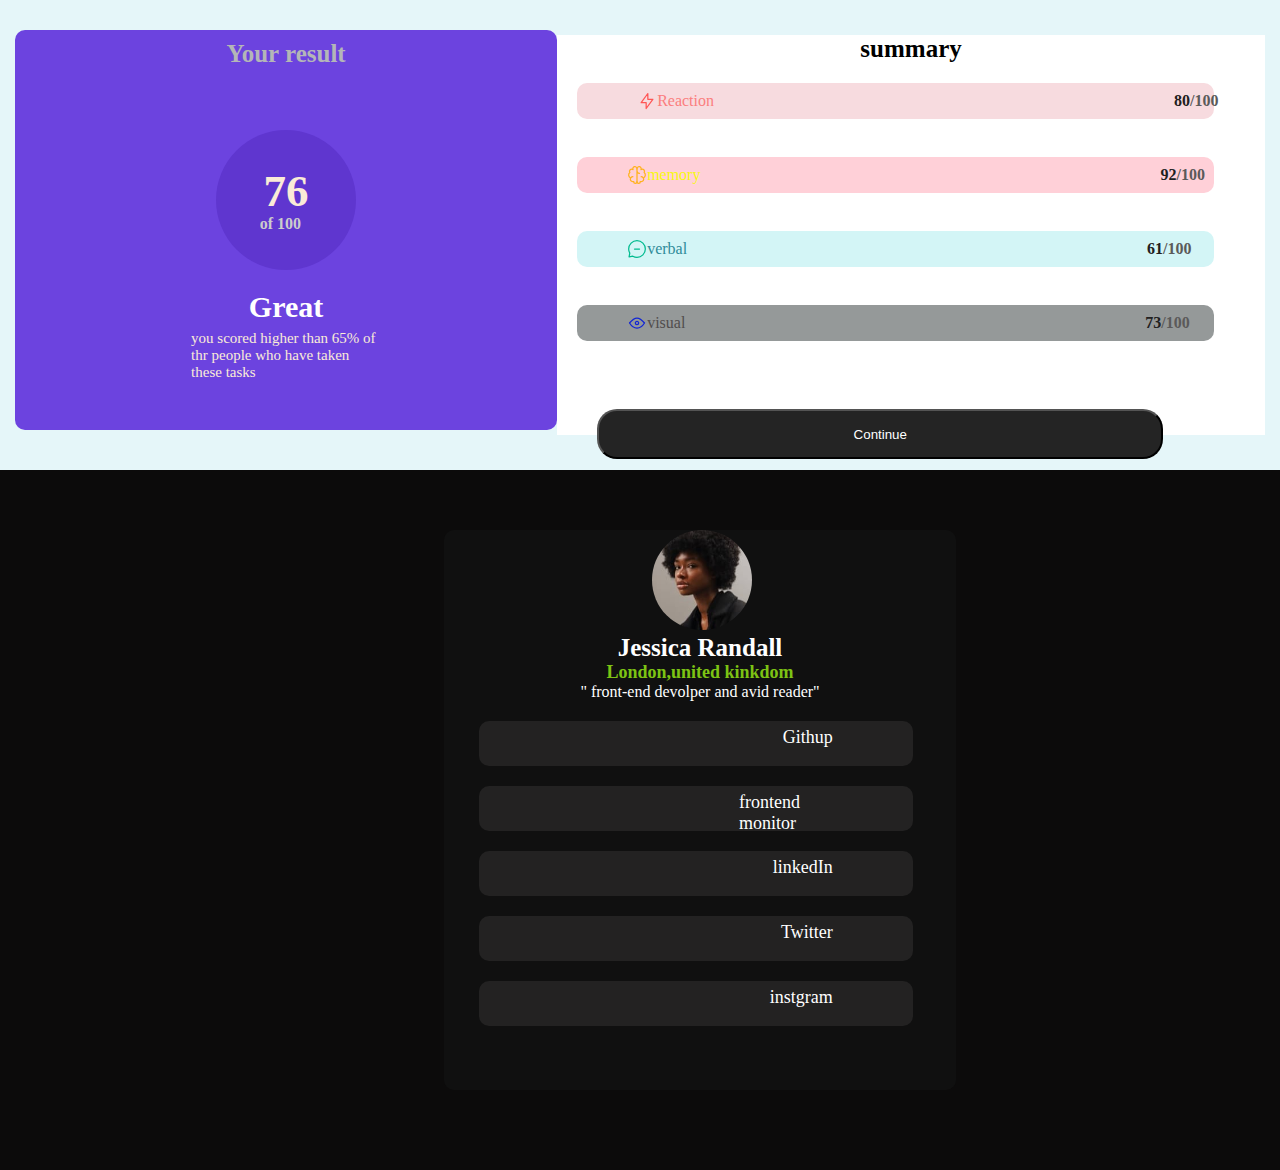
<file: Day 1/index.html>
<!DOCTYPE html>
<html lang="en">
<head>
    <meta charset="UTF-8">
    <meta name="viewport" content="width=device-width, initial-scale=1.0">
    <title>Document</title>
    <link rel="stylesheet" href="./style.css">
</head>
<body>
    <div class="result">
        <div class="container">
            <div class="child">
            <div class="your-result">
              <h3>Your result</h3>
                <div class="number">
                    <p>76</p>
                </div>
                <h2>Great</h2>
                <p>you scored higher than 65% of thr people who have taken these tasks</p>
            </div>
        
            <div class="summary">
                <h3>summary</h3>
                <div class="content">
                    <img src="./icon-reaction.svg" alt="icon">
                    <p>Reaction</p>
                    <span>80</span>
                </div> 
                
            <div class="content" > 
                   
                    <img src="./icon-memory.svg" alt="icon">
                    <p>memory</p>
                   
                    <span>92</span>
                </div> 
     <div class="content">
    
                    <img src="./icon-verbal.svg" alt="icon">
                    <p>verbal</p>
                    
                    <span>61</span>
                </div>  
                
             <div class="content">
                
                    <img src="./icon-visual.svg" alt="icon">
                    <p>visual</p>
                    
                    <span>73</span>
                </div> 
                <button class="continue" >Continue</button>
        </div>
        </div>
        </div>
    </div>
    <div class="info">
        <div class="container">
        <div class="image">
            <img src="./avatar-jessica.jpeg" alt="img">
        </div>
        <div class="text">
            <h2>Jessica Randall</h2>
            <h3>London,united kinkdom</h3>
            <p>" front-end devolper and avid reader"</p>
        </div>
        <ul>
            <li><a href="">Githup</a></li>
            <li><a href="">frontend monitor</a></li>
              <li><a href="">linkedIn</a></li>
              <li><a href="">Twitter</a></li>
              <li><a href="">instgram</a></li>


        </ul>
        </div>
    </div>
</body>
</html>
</file>
<file: Day 1/style.css>
*{
    box-sizing: border-box;
    margin: 0;
    padding: 0px;
    -webkit-box-sizing:border-box ;
    -moz-box-sizing: border-box;

}
ul{
    list-style: none;
}
html{
    scroll-behavior: smooth;
}
.container{
    margin-left: auto;
    margin-right: auto;
    padding: 0 15px;
}
.result{
    background-color: rgb(229, 246, 249);
    padding: 30px 0;
}

.result .container .child{
    display: flex;
    justify-content: center;
    align-items: center;
}
.result .container .your-result{
    background-color: rgb(108, 67, 223);
    padding: 10px 20px;
    flex-basis: 50%;
    width: 100%;
    height:400px;
    border-top-left-radius: 10px;
    border-top-right-radius: 10px;
    border-bottom-left-radius: 10px;
    border-bottom-right-radius: 10px;
    margin-bottom: 10px;
    position: relative;

}
.result .container .your-result h3{
    color: rgb(180, 182, 183);
    font-size: 25px;

    text-align: center;
}
.result .container .your-result .number{
    background-color: rgb(95, 54, 207);
    width: 140px;
    height: 140px;
    border-radius: 50%;
    position: absolute;
    left: 50%;
    transform: translate(-50%);
    top: 25%;

}
.result .container .your-result .number p{
    color: antiquewhite;
    font-size: 45px;
    font-weight: bold;
    position: relative;
text-align: center;
    
    left: 50%;
    top: 25%;


}
.result .container .your-result .number p::before{
    content: "of 100";
    position: absolute;
    color:white;
    font-size: 16px;
    top:50px;
    right: 80px;
    color: #ccc;
    
}


.result .container .your-result   h2{
    color: white;
    font-size: 30px;
    text-align: center;
    position: absolute;
    left: 50%;
    transform: translate(-50%);
    top: 65%;
}
.result .container .your-result  p{
    color: antiquewhite;
    font-size: 15px;
    width: 190px;
    height: 100px; 
    position: absolute;
    left: 50%;
    transform: translate(-50%);
    top: 75%;
}


.result .container .summary{
    background-color: white;
    height: 400px;

}
.result .summary h3{
    text-align: center;
    font-size: 25px;
}
.result .container .summary .content{
    display: flex;
    justify-content: space-between;
    align-items: center;
    width: 90%;
    height: 9%;
    margin: 38px 20px;
    padding-right: 55px;
    border-radius: 10px;
    
    
}
.result .container .summary  div:nth-of-type(1){


    background-color: rgb(247, 219, 223);
    margin: 20px;

    color: #fb7e7e;
    padding-left: 10px;
}

.result .container .summary div:nth-of-type(2){
    color: rgb(248, 248, 17);

    background-color: rgb(255, 208, 216);
    
    

}
.result .container .summary  div:nth-of-type(3){
    color: rgb(47, 139, 153);

    background-color: rgb(211, 245, 246);

}
.result .container .summary  div:nth-of-type(4){
    color: rgb(81, 77, 77);

    background-color: rgb(149, 153, 153);
    

}
.result .summary .content img{
    padding-left: 50px;
}


.result .summary .content p{
    padding-right: 460px;
}
.result .summary .continue{
    background-color: rgb(36, 36, 36);
    color: white;
    border-radius: 20px;
    width: 80%;
    margin: 30px 40px;
    height: 50px;
}
.result .summary span{
    color: rgb(33, 32, 32);
    position: relative;
    font-weight: bold;
}
.result .summary span::after{
    content: "/100";
    color: rgb(91, 90, 90);
    position: absolute;

}
@media(max-width:767px){
    .result{
        width: 742px;
    }
    .result .container{
        width: 730px;
    
    }
    .result .container .child{
        flex-direction: column;
        
    
        
    }
    .result .your-result {
width: 100%;
    height: 600px;
    

    }
    .your-result .number{
        width: 600px;
        display: none;
        
    }
    
    .result .summary {
        display: block;
        flex-basis: auto;
        margin-top: 200px;
        margin-right: 100px;
        max-width: 100%;
    }

}
.info{
    
    height: 700px;
    background-color: rgb(12, 11, 11);
    position: relative;
}
.info .container{
width: 40%;
height: 80%;
background-color: rgb(16, 16, 16);
margin: 60px;
position: absolute;
left: 50%;
transform: translate(-50%);
border-radius:10px;


}
.info .image{
    position: relative;
}
.info img{
    width: 100px;
    height: 100px;
    border-radius: 50%;
    position: relative;
    left: 40%;

}
.info h2{
    font-size: 25px;
    color: white;
    text-align: center;
}
.info h3{
    font-size: 18px;
    color: rgb(125, 195, 20);
    text-align: center;
}
.info p{
    color: white;
    text-align: center;
}
.info ul li{
    background-color:rgb(35,34,34) ;
    width: 90%;
    margin:  20px 20px;
    height: 45px;
    border-radius: 10px;
    
    position: relative;

    
}
.info ul li a{
    text-decoration: none;
    color: white;
    position: absolute;
    top: 6px;
    right: 80px;

    margin-left: 260px;
    font-size: 18px;
    max-width: 100%;
}
@media(max-width:767px){
    .info .container {
        width: 70%;
        max-width: 100%;
        
        
    }
}
</file>
